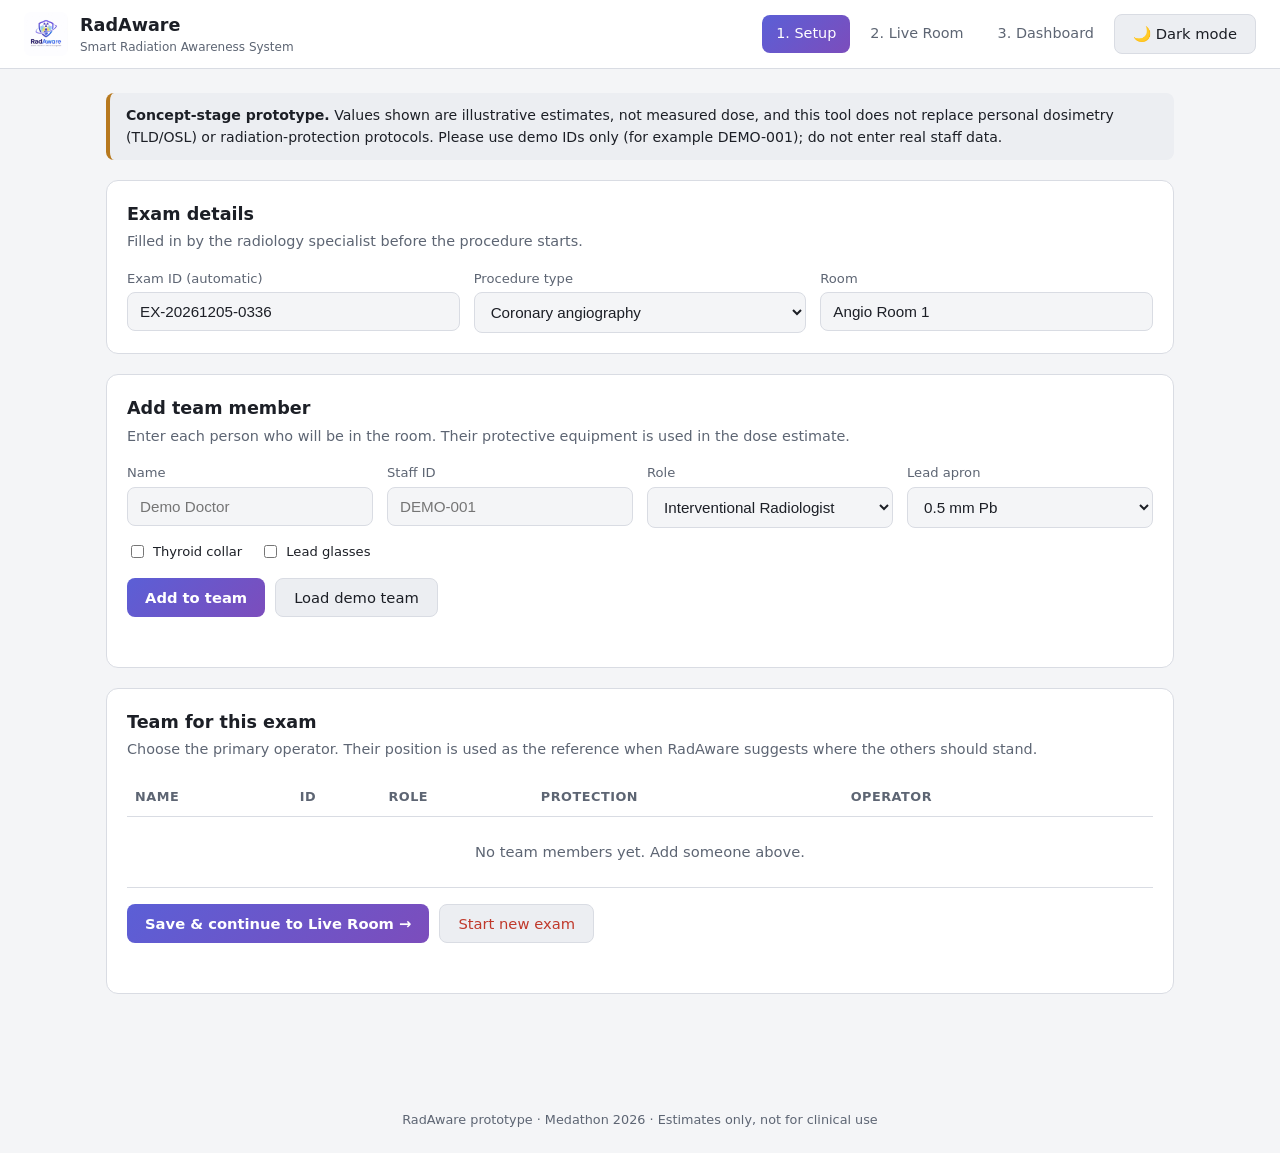
<file: index.html>
<!DOCTYPE html>
<html lang="en">
<head>
  <meta charset="UTF-8">
  <meta name="viewport" content="width=device-width, initial-scale=1">
  <title>RadAware | Pre-Exam Setup</title>
  <link rel="stylesheet" href="style.css">
</head>
<body>

<header class="topbar">
  <div class="brand">
    <img src="logo.png.jpg" alt="RadAware logo">
    <div>
      <h1>RadAware</h1>
      <small>Smart Radiation Awareness System</small>
    </div>
  </div>
  <nav class="nav">
    <a href="index.html" class="active">1. Setup</a>
    <a href="camera.html">2. Live Room</a>
    <a href="dashboard.html">3. Dashboard</a>
    <button id="themeBtn" type="button">🌙 Dark mode</button>
  </nav>
</header>

<main>
  <div class="notice">
    <strong>Concept-stage prototype.</strong> Values shown are illustrative estimates, not measured dose,
    and this tool does not replace personal dosimetry (TLD/OSL) or radiation-protection protocols.
    Please use demo IDs only (for example DEMO-001); do not enter real staff data.
  </div>

  <!-- Exam details -->
  <section class="card">
    <h2>Exam details</h2>
    <p class="sub">Filled in by the radiology specialist before the procedure starts.</p>
    <div class="grid">
      <div>
        <label for="examId">Exam ID (automatic)</label>
        <input type="text" id="examId" readonly>
      </div>
      <div>
        <label for="procedure">Procedure type</label>
        <select id="procedure">
          <option>Coronary angiography</option>
          <option>PCI (coronary intervention)</option>
          <option>Peripheral intervention</option>
          <option>Neuro-intervention</option>
          <option>Embolization</option>
          <option>Pacemaker / EP study</option>
          <option>Other</option>
        </select>
      </div>
      <div>
        <label for="room">Room</label>
        <input type="text" id="room" placeholder="Angio Room 1">
      </div>
    </div>
  </section>

  <!-- Add staff -->
  <section class="card">
    <h2>Add team member</h2>
    <p class="sub">Enter each person who will be in the room. Their protective equipment is used in the dose estimate.</p>
    <div class="grid">
      <div>
        <label for="staffName">Name</label>
        <input type="text" id="staffName" placeholder="Demo Doctor">
      </div>
      <div>
        <label for="staffId">Staff ID</label>
        <input type="text" id="staffId" placeholder="DEMO-001">
      </div>
      <div>
        <label for="staffRole">Role</label>
        <select id="staffRole">
          <option>Interventional Radiologist</option>
          <option>Cardiologist</option>
          <option>Radiographer / Technologist</option>
          <option>Nurse</option>
          <option>Anesthesia staff</option>
          <option>Other</option>
        </select>
      </div>
      <div>
        <label for="staffApron">Lead apron</label>
        <select id="staffApron">
          <option value="0.5">0.5 mm Pb</option>
          <option value="0.35">0.35 mm Pb</option>
          <option value="0.25">0.25 mm Pb</option>
          <option value="0">No apron</option>
        </select>
      </div>
    </div>
    <div class="checks">
      <label><input type="checkbox" id="staffCollar"> Thyroid collar</label>
      <label><input type="checkbox" id="staffGlasses"> Lead glasses</label>
    </div>
    <div class="actions">
      <button type="button" class="primary" id="addBtn">Add to team</button>
      <button type="button" id="demoBtn">Load demo team</button>
    </div>
    <p class="msg" id="addMsg" role="alert"></p>
  </section>

  <!-- Team list -->
  <section class="card">
    <h2>Team for this exam</h2>
    <p class="sub">Choose the primary operator. Their position is used as the reference when RadAware suggests where the others should stand.</p>
    <div class="table-wrap">
      <table>
        <thead>
          <tr>
            <th>Name</th>
            <th>ID</th>
            <th>Role</th>
            <th>Protection</th>
            <th>Operator</th>
            <th></th>
          </tr>
        </thead>
        <tbody id="teamBody"></tbody>
      </table>
    </div>
    <div class="actions">
      <button type="button" class="primary" id="continueBtn">Save &amp; continue to Live Room →</button>
      <button type="button" class="danger" id="newBtn">Start new exam</button>
    </div>
    <p class="msg" id="mainMsg" role="alert"></p>
  </section>
</main>

<footer>RadAware prototype · Medathon 2026 · Estimates only, not for clinical use</footer>

<script src="app.js"></script>
<script>
  /* ----- Session (saved in this browser) ----- */
  function newSession() {
    const d = new Date();
    const p = function (n) { return String(n).padStart(2, "0"); };
    return {
      examId: "EX-" + d.getFullYear() + p(d.getMonth() + 1) + p(d.getDate()) + "-" + p(d.getHours()) + p(d.getMinutes()),
      procedure: "Coronary angiography",
      room: "Angio Room 1",
      staff: [],
      operatorId: null,
      createdAt: d.toISOString()
    };
  }

  let state = RA.load(RA.KEY_SESSION, null) || newSession();

  function persist() { RA.save(RA.KEY_SESSION, state); }

  /* ----- Page elements ----- */
  const el = {
    examId: document.getElementById("examId"),
    procedure: document.getElementById("procedure"),
    room: document.getElementById("room"),
    name: document.getElementById("staffName"),
    id: document.getElementById("staffId"),
    role: document.getElementById("staffRole"),
    apron: document.getElementById("staffApron"),
    collar: document.getElementById("staffCollar"),
    glasses: document.getElementById("staffGlasses"),
    addMsg: document.getElementById("addMsg"),
    mainMsg: document.getElementById("mainMsg"),
    body: document.getElementById("teamBody")
  };

  function showMsg(target, text, type) {
    target.textContent = text;
    target.className = "msg " + (type || "");
  }

  /* ----- Draw the page from the saved data ----- */
  function render() {
    el.examId.value = state.examId;
    el.procedure.value = state.procedure;
    el.room.value = state.room;

    if (state.staff.length === 0) {
      el.body.innerHTML = '<tr><td colspan="6" class="empty">No team members yet. Add someone above.</td></tr>';
      return;
    }

    el.body.innerHTML = state.staff.map(function (s) {
      const apron = s.apron > 0 ? s.apron + " mm Pb apron" : "No apron";
      const extras =
        (s.collar ? '<span class="tag">Thyroid collar</span>' : "") +
        (s.glasses ? '<span class="tag">Lead glasses</span>' : "");
      const checked = state.operatorId === s.id ? "checked" : "";
      return "<tr>" +
        "<td>" + RA.escapeHtml(s.name) + "</td>" +
        "<td>" + RA.escapeHtml(s.id) + "</td>" +
        "<td>" + RA.escapeHtml(s.role) + "</td>" +
        '<td><span class="tag">' + apron + "</span>" + extras + "</td>" +
        '<td><input type="radio" name="operator" data-op="' + RA.escapeHtml(s.id) + '" ' + checked + "></td>" +
        '<td><button type="button" class="danger" data-remove="' + RA.escapeHtml(s.id) + '">Remove</button></td>' +
        "</tr>";
    }).join("");
  }

  /* ----- Actions ----- */
  function addStaff() {
    const name = el.name.value.trim();
    const id = el.id.value.trim();

    if (!name || !id) {
      showMsg(el.addMsg, "Please enter both a name and a staff ID.", "error");
      return;
    }
    const duplicate = state.staff.some(function (s) { return s.id.toLowerCase() === id.toLowerCase(); });
    if (duplicate) {
      showMsg(el.addMsg, "This staff ID is already in the team.", "error");
      return;
    }

    state.staff.push({
      name: name,
      id: id,
      role: el.role.value,
      apron: parseFloat(el.apron.value),
      collar: el.collar.checked,
      glasses: el.glasses.checked
    });
    if (!state.operatorId) state.operatorId = id;

    persist();
    render();
    el.name.value = "";
    el.id.value = "";
    el.collar.checked = false;
    el.glasses.checked = false;
    showMsg(el.addMsg, name + " added.", "ok");
    el.name.focus();
  }

  function loadDemo() {
    state.staff = [
      { name: "Demo Doctor",       id: "DEMO-001", role: "Interventional Radiologist",  apron: 0.5,  collar: true,  glasses: true  },
      { name: "Demo Assistant",    id: "DEMO-002", role: "Cardiologist",                apron: 0.5,  collar: true,  glasses: false },
      { name: "Demo Nurse",        id: "DEMO-003", role: "Nurse",                       apron: 0.35, collar: false, glasses: false },
      { name: "Demo Technologist", id: "DEMO-004", role: "Radiographer / Technologist", apron: 0.35, collar: true,  glasses: false }
    ];
    state.operatorId = "DEMO-001";
    persist();
    render();
    showMsg(el.addMsg, "Demo team loaded.", "ok");
  }

  function continueToRoom() {
    if (state.staff.length === 0) {
      showMsg(el.mainMsg, "Add at least one team member first.", "error");
      return;
    }
    if (!state.operatorId) {
      showMsg(el.mainMsg, "Please choose the primary operator.", "error");
      return;
    }
    state.status = "ready";
    persist();
    showMsg(el.mainMsg, "Saved. Opening the Live Room...", "ok");
    window.location.href = "camera.html";
  }

  function startNew() {
    if (confirm("Clear the current team and start a new exam?")) {
      state = newSession();
      persist();
      render();
      showMsg(el.mainMsg, "New exam started.", "ok");
    }
  }

  /* ----- Connect buttons ----- */
  document.getElementById("addBtn").addEventListener("click", addStaff);
  document.getElementById("demoBtn").addEventListener("click", loadDemo);
  document.getElementById("continueBtn").addEventListener("click", continueToRoom);
  document.getElementById("newBtn").addEventListener("click", startNew);

  el.procedure.addEventListener("change", function () { state.procedure = el.procedure.value; persist(); });
  el.room.addEventListener("input", function () { state.room = el.room.value; persist(); });

  el.id.addEventListener("keydown", function (e) { if (e.key === "Enter") addStaff(); });

  el.body.addEventListener("click", function (e) {
    const removeId = e.target.getAttribute("data-remove");
    if (removeId) {
      state.staff = state.staff.filter(function (s) { return s.id !== removeId; });
      if (state.operatorId === removeId) {
        state.operatorId = state.staff.length ? state.staff[0].id : null;
      }
      persist();
      render();
    }
  });

  el.body.addEventListener("change", function (e) {
    const opId = e.target.getAttribute("data-op");
    if (opId) {
      state.operatorId = opId;
      persist();
    }
  });

  render();
</script>
</body>
</html>
</file>
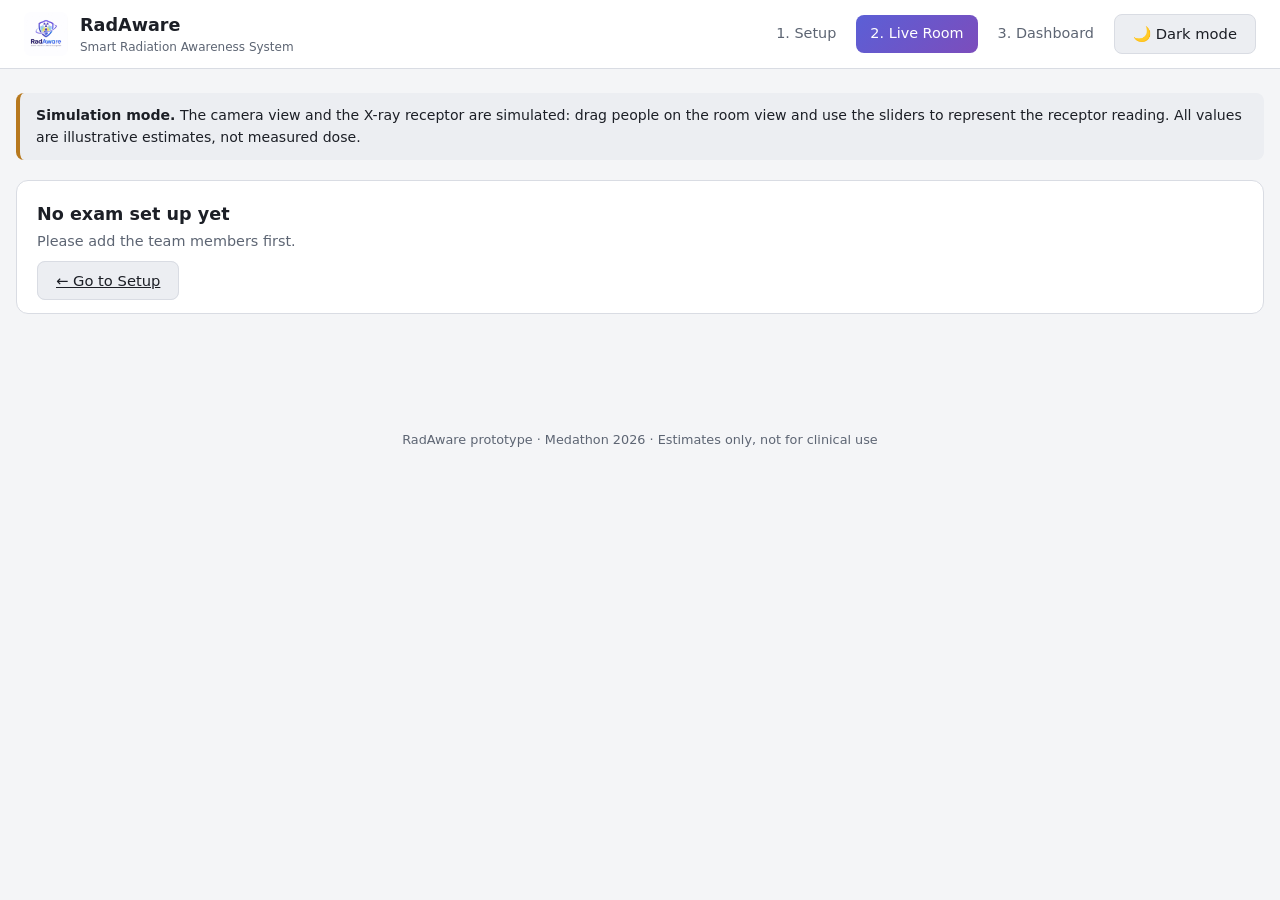
<file: camera.html>
<!DOCTYPE html>
<html lang="en">
<head>
  <meta charset="UTF-8">
  <meta name="viewport" content="width=device-width, initial-scale=1">
  <title>RadAware | Live Room</title>
  <link rel="stylesheet" href="style.css">
  <style>
    [hidden] { display: none !important; }
    main.wide { max-width: 1500px; }

    .live { display: grid; grid-template-columns: minmax(0, 1fr) 350px; gap: 16px; align-items: start; }
    @media (max-width: 1100px) { .live { grid-template-columns: 1fr; } }

    .stage { position: relative; border-radius: 14px; overflow: hidden; border: 1px solid var(--border); background: var(--surface); }
    .stage canvas { display: block; width: 100%; height: auto; touch-action: none; cursor: grab; }
    .toolbar { display: flex; gap: 10px; flex-wrap: wrap; align-items: center; padding: 10px 14px; border-bottom: 1px solid var(--border); }
    .toolbar .spacer { flex: 1; }
    .chip { font-size: 0.8rem; color: var(--muted); }
    .badge { padding: 4px 12px; border-radius: 999px; font-size: 0.78rem; font-weight: 700; background: var(--surface-2); color: var(--muted); }
    .badge.on { background: var(--danger); color: #fff; }

    .overlay { position: absolute; left: 12px; bottom: 12px; width: min(320px, 42%); background: var(--surface); border: 1px solid var(--border); border-radius: 12px; padding: 12px 14px; opacity: 0.96; }
    @media (max-width: 1100px) { .overlay { position: static; width: auto; margin: 12px; } }
    .overlay h3 { margin: 0 0 8px; font-size: 0.85rem; color: var(--muted); font-weight: 600; text-transform: uppercase; letter-spacing: 0.04em; }

    .range-row { margin-bottom: 8px; }
    .range-row .head { display: flex; justify-content: space-between; font-size: 0.82rem; margin-bottom: 2px; }
    .range-row .head span:last-child { font-weight: 600; }
    input[type="range"] { width: 100%; accent-color: var(--accent); }
    .overlay select { padding: 6px 8px; font-size: 0.85rem; }

    .side .card { margin-bottom: 16px; padding: 16px; }
    .seg { display: flex; background: var(--surface-2); border-radius: 10px; padding: 4px; gap: 4px; }
    .seg button { flex: 1; border: none; background: transparent; padding: 8px 10px; border-radius: 8px; font-size: 0.88rem; }
    .seg button.active { background: linear-gradient(135deg, var(--accent), var(--accent-2)); color: #fff; font-weight: 600; }
    .seg button:disabled { opacity: 0.5; cursor: not-allowed; }

    .legendwrap { display: flex; gap: 12px; align-items: stretch; }
    .legendbar { width: 26px; height: 200px; border-radius: 6px; background: linear-gradient(to top, hsl(240,80%,50%), hsl(180,80%,45%), hsl(120,80%,45%), hsl(60,85%,48%), hsl(0,80%,48%)); }
    .legendlabels { position: relative; height: 200px; flex: 1; font-size: 0.8rem; color: var(--muted); }
    .legendlabels span { position: absolute; left: 0; transform: translateY(50%); }

    .dot { display: inline-block; width: 14px; height: 14px; border-radius: 50%; vertical-align: middle; margin-right: 6px; background: #3fb27f; border: 2px solid #fff; }
    td select { max-width: 150px; font-size: 0.85rem; padding: 6px 8px; }
    .small { font-size: 0.8rem; color: var(--muted); }

    #angio { width: 100%; height: auto; border-radius: 10px; display: block; }

    .alertbox { border-left: 4px solid var(--warn); background: var(--surface-2); padding: 12px 16px; border-radius: 8px; margin-bottom: 16px; font-size: 0.92rem; }
    .alertbox.critical { border-left-color: var(--danger); }
  </style>
</head>
<body>

<header class="topbar">
  <div class="brand">
    <img src="logo.png.jpg" alt="RadAware logo">
    <div>
      <h1>RadAware</h1>
      <small>Smart Radiation Awareness System</small>
    </div>
  </div>
  <nav class="nav">
    <a href="index.html">1. Setup</a>
    <a href="camera.html" class="active">2. Live Room</a>
    <a href="dashboard.html">3. Dashboard</a>
    <button id="themeBtn" type="button">🌙 Dark mode</button>
  </nav>
</header>

<main class="wide">
  <div class="notice">
    <strong>Simulation mode.</strong> The camera view and the X-ray receptor are simulated: drag people on the room view and use the
    sliders to represent the receptor reading. All values are illustrative estimates, not measured dose.
  </div>

  <section class="card" id="noSession" hidden>
    <h2>No exam set up yet</h2>
    <p class="sub">Please add the team members first.</p>
    <a class="btn" href="index.html">← Go to Setup</a>
  </section>

  <div class="alertbox" id="alertBox" hidden></div>

  <div class="live" id="app">
    <!-- LEFT: room stage -->
    <div class="stage">
      <div class="toolbar">
        <button type="button" class="primary" id="beamBtn">Start X-ray</button>
        <button type="button" id="suggestBtn">Suggest positions</button>
        <button type="button" id="resetBtn">Reset positions</button>
        <span class="spacer"></span>
        <span class="chip" id="examChip"></span>
        <span class="chip">Beam-on: <strong id="beamTime">00:00</strong></span>
        <span class="badge" id="beamBadge">X-RAY OFF</span>
      </div>
      <canvas id="room" width="1000" height="640"></canvas>

      <div class="overlay">
        <h3>Exposure inputs (simulated)</h3>
        <div class="range-row">
          <div class="head"><span>Dose-rate reading</span><span id="rateVal">20 mGy/min</span></div>
          <input type="range" id="rate" min="0" max="60" step="1" value="20">
        </div>
        <div class="range-row">
          <div class="head"><span>Tube potential</span><span id="kvpVal">80 kVp</span></div>
          <input type="range" id="kvp" min="60" max="125" step="1" value="80">
        </div>
        <div class="range-row">
          <div class="head"><span>Field size</span><span id="fieldVal">25 cm</span></div>
          <input type="range" id="field" min="10" max="40" step="1" value="25">
        </div>
        <div class="range-row">
          <div class="head"><span>C-arm angle</span><span id="angleVal">AP (0°)</span></div>
          <input type="range" id="angle" min="-90" max="90" step="5" value="0">
        </div>
        <div class="head" style="display:flex;justify-content:space-between;align-items:center;font-size:0.82rem;">
          <span>Demo speed</span>
          <select id="speed">
            <option value="1">x1 (real time)</option>
            <option value="10">x10</option>
            <option value="60" selected>x60</option>
            <option value="300">x300</option>
          </select>
        </div>
      </div>
    </div>

    <!-- RIGHT: side panel -->
    <aside class="side">
      <section class="card">
        <div class="seg">
          <button type="button" disabled title="Requires a connection to the imaging unit (future work)">Real-time</button>
          <button type="button" class="active">Simulation ●</button>
        </div>
      </section>

      <section class="card">
        <h2>Scatter map <span class="small">µSv/h (unshielded)</span></h2>
        <div class="legendwrap">
          <div class="legendbar"></div>
          <div class="legendlabels" id="legendLabels"></div>
        </div>
      </section>

      <section class="card">
        <h2>Team in the room</h2>
        <p class="sub">Link each person on the camera view to a staff ID. Dose includes the apron, collar and glasses from Setup.</p>
        <div class="table-wrap">
          <table>
            <thead>
              <tr>
                <th>#</th>
                <th>Staff ID</th>
                <th>Now<br><span class="small">µSv/h</span></th>
                <th>Exam<br><span class="small">µSv body/lens</span></th>
                <th>Annual</th>
              </tr>
            </thead>
            <tbody id="peopleBody"></tbody>
          </table>
        </div>
        <p class="msg" id="suggestMsg"></p>
        <div class="actions">
          <button type="button" class="primary" id="finishBtn">Finish &amp; save exam →</button>
        </div>
        <p class="msg" id="finishMsg" role="alert"></p>
      </section>

      <section class="card">
        <h2>Fluoroscopy preview <span class="small">(simulated image)</span></h2>
        <canvas id="angio" width="320" height="220"></canvas>
      </section>
    </aside>
  </div>
</main>

<footer>RadAware prototype · Medathon 2026 · Estimates only, not for clinical use</footer>

<script src="app.js"></script>
<script src="config.js"></script>
<script>
(function main() {
  const CFG = RA_CONFIG;
  const session = RA.load(RA.KEY_SESSION, null);
  const noSession = document.getElementById("noSession");
  const appEl = document.getElementById("app");

  if (!session || !session.staff || session.staff.length === 0) {
    noSession.hidden = false;
    appEl.hidden = true;
    return;
  }

  document.getElementById("examChip").textContent = (session.room || "Angio Room") + " · " + session.examId;

  /* ---------- Room geometry (metres) and isometric projection ---------- */
  const ROOM = { w: 6, h: 5 };
  const ISO = { x: 3, y: 2.5 };
  const TABLE = { x0: 2.65, y0: 1.5, x1: 3.35, y1: 3.5 };
  const WALL_H = 2.7;
  const A = 70, B = 35, Z = 55, OX = 465, OY = 190;   // projection constants (pixels)

  function P(x, y, z) {
    return { x: OX + (x - y) * A, y: OY + (x + y) * B - (z || 0) * Z };
  }
  function floorFromScreen(sx, sy) {
    const u = (sx - OX) / A, v = (sy - OY) / B;
    return { x: (u + v) / 2, y: (v - u) / 2 };
  }
  function inTable(x, y, margin) {
    const m = margin || 0;
    return x >= TABLE.x0 - m && x <= TABLE.x1 + m && y >= TABLE.y0 - m && y <= TABLE.y1 + m;
  }

  /* ---------- Inputs ---------- */
  const inputs = { rate: 20, kvp: 80, field: 25, angle: 0 };
  let speed = 60;
  let beamOn = false;
  let beamSeconds = 0;

  /* ---------- People ---------- */
  const staffList = session.staff.slice().sort(function (a, b) {
    return (a.id === session.operatorId ? -1 : 0) - (b.id === session.operatorId ? -1 : 0);
  });

  const DEFAULT_POS = [
    { x: 2.1, y: 2.4 }, { x: 3.9, y: 2.0 }, { x: 2.4, y: 3.9 },
    { x: 4.7, y: 1.3 }, { x: 1.2, y: 3.2 }, { x: 4.6, y: 3.6 }
  ];
  function defaultPosition(i) {
    const base = DEFAULT_POS[i % DEFAULT_POS.length];
    const shift = Math.floor(i / DEFAULT_POS.length) * 0.4;
    return { x: base.x, y: Math.min(base.y + shift, ROOM.h - 0.4) };
  }

  const people = staffList.map(function (s, i) {
    const pos = defaultPosition(i);
    return { x: pos.x, y: pos.y, staffId: s.id, eff: 0, lens: 0 };
  });

  function staffById(id) {
    return session.staff.find(function (s) { return s.id === id; });
  }

  /* ---------- Simplified scatter model (illustrative) ---------- */
  function ambientRate(x, y) {
    const dx = x - ISO.x;
    const dy = y - ISO.y;
    const r = Math.max(Math.hypot(dx, dy), CFG.model.minDistance);
    const fieldFactor = Math.pow(inputs.field / CFG.model.referenceFieldCm, CFG.model.fieldExponent);
    const baseAt1m = inputs.rate * 60 * 1000 * CFG.model.scatterFractionAt1m * fieldFactor; // microSv/h at 1 m
    const side = Math.sin(inputs.angle * Math.PI / 180) * (dx / r);
    const lobe = Math.max(0.4, 1 + CFG.model.angularBias * side);
    return (baseAt1m * lobe) / (r * r);
  }

  function apronTransmission(thickness) {
    if (!thickness) return 1;
    const t0 = CFG.model.apronTransmission[String(thickness)];
    const base = (t0 === undefined) ? 1 : t0;
    return Math.min(1, base * (1 + (inputs.kvp - CFG.model.kvpReference) * CFG.model.kvpSlope));
  }

  function personRates(p) {
    const s = staffById(p.staffId);
    const amb = ambientRate(p.x, p.y);
    return {
      amb: amb,
      eff: amb * apronTransmission(s.apron),
      lens: amb * (s.glasses ? CFG.model.glassesFactor : 1)
    };
  }

  /* ---------- Totals from earlier exams (this calendar year) ---------- */
  const priorCache = {};
  function prior(id) {
    if (!priorCache[id]) {
      const year = new Date().getFullYear();
      const exams = RA.load(RA.KEY_EXAMS, []).filter(function (e) {
        return e.examId !== session.examId && new Date(e.date).getFullYear() === year;
      });
      let eff = 0, lens = 0;
      exams.forEach(function (e) {
        (e.staff || []).forEach(function (s) {
          if (s.id === id) { eff += s.effective_uSv || 0; lens += s.lens_uSv || 0; }
        });
      });
      priorCache[id] = { eff: eff, lens: lens };
    }
    return priorCache[id];
  }

  function annualPercent(p) {
    const pr = prior(p.staffId);
    const effPct = ((pr.eff + p.eff) / 1000) / CFG.limits.effective_mSv_year * 100;
    const lensPct = ((pr.lens + p.lens) / 1000) / CFG.limits.lens_mSv_year * 100;
    return Math.max(effPct, lensPct);
  }

  /* ---------- Colour helpers ---------- */
  const PERSON_YELLOW = CFG.display.personYellowUSvh || 10;
  const PERSON_RED = CFG.display.personRedUSvh || 50;
  const COL_OK = "#3fb27f", COL_WARN = "#e6b04c", COL_BAD = "#e5534b";

  function heatT(v) {
    const lo = Math.log10(CFG.display.minUSvh);
    const hi = Math.log10(CFG.display.maxUSvh);
    return Math.min(1, Math.max(0, (Math.log10(Math.max(v, 0.001)) - lo) / (hi - lo)));
  }
  function heatColor(v, alpha) {
    const t = heatT(v);
    const a = alpha * (0.25 + 0.75 * Math.min(1, t * 2.5));
    return "hsla(" + Math.round(240 * (1 - t)) + ",85%,50%," + a.toFixed(3) + ")";
  }
  function badgeColor(rate) {
    if (rate >= PERSON_RED) return COL_BAD;
    if (rate >= PERSON_YELLOW) return COL_WARN;
    return COL_OK;
  }

  /* ---------- Canvas drawing ---------- */
  const canvas = document.getElementById("room");
  const ctx = canvas.getContext("2d");

  function poly(points, fill, stroke) {
    ctx.beginPath();
    points.forEach(function (p, i) { if (i === 0) ctx.moveTo(p.x, p.y); else ctx.lineTo(p.x, p.y); });
    ctx.closePath();
    if (fill) { ctx.fillStyle = fill; ctx.fill(); }
    if (stroke) { ctx.strokeStyle = stroke; ctx.lineWidth = 1; ctx.stroke(); }
  }

  function box(x0, y0, x1, y1, h, top, left, right) {
    poly([P(x1, y0, 0), P(x1, y1, 0), P(x1, y1, h), P(x1, y0, h)], right);
    poly([P(x0, y1, 0), P(x1, y1, 0), P(x1, y1, h), P(x0, y1, h)], left);
    poly([P(x0, y0, h), P(x1, y0, h), P(x1, y1, h), P(x0, y1, h)], top);
  }

  function roundRect(x, y, w, h, r) {
    ctx.beginPath();
    ctx.moveTo(x + r, y);
    ctx.lineTo(x + w - r, y);
    ctx.quadraticCurveTo(x + w, y, x + w, y + r);
    ctx.lineTo(x + w, y + h - r);
    ctx.quadraticCurveTo(x + w, y + h, x + w - r, y + h);
    ctx.lineTo(x + r, y + h);
    ctx.quadraticCurveTo(x, y + h, x, y + h - r);
    ctx.lineTo(x, y + r);
    ctx.quadraticCurveTo(x, y, x + r, y);
    ctx.closePath();
  }

  function drawPerson(p, i, pal) {
    const s = staffById(p.staffId);
    const r = personRates(p);
    const pct = annualPercent(p);
    const b = P(p.x, p.y, 0);

    /* shadow */
    ctx.fillStyle = "rgba(0,0,0,0.25)";
    ctx.beginPath();
    ctx.ellipse(b.x, b.y, 20, 8, 0, 0, Math.PI * 2);
    ctx.fill();

    /* legs */
    ctx.fillStyle = "#2f3b52";
    ctx.fillRect(b.x - 10, b.y - 44, 8, 44);
    ctx.fillRect(b.x + 2, b.y - 44, 8, 44);

    /* scrubs torso */
    ctx.fillStyle = "#3f7fd0";
    roundRect(b.x - 15, b.y - 82, 30, 42, 7);
    ctx.fill();

    /* lead apron */
    if (s.apron > 0) {
      ctx.fillStyle = "#8793ad";
      roundRect(b.x - 12, b.y - 76, 24, 34, 5);
      ctx.fill();
      ctx.fillStyle = "rgba(255,255,255,0.35)";
      ctx.fillRect(b.x - 12, b.y - 76, 24, 3);
    }

    /* head, cap, accessories */
    ctx.fillStyle = "#e0b08a";
    ctx.beginPath();
    ctx.arc(b.x, b.y - 92, 10, 0, Math.PI * 2);
    ctx.fill();
    ctx.fillStyle = "#3f7fd0";
    ctx.beginPath();
    ctx.arc(b.x, b.y - 94, 10.5, Math.PI, 0);
    ctx.fill();
    if (s.collar) {
      ctx.fillStyle = "#8793ad";
      ctx.fillRect(b.x - 6, b.y - 84, 12, 4);
    }
    if (s.glasses) {
      ctx.fillStyle = "#1a1d24";
      ctx.fillRect(b.x - 7, b.y - 94, 14, 3);
    }

    /* status badge at the feet */
    const bc = badgeColor(r.eff);
    ctx.beginPath();
    ctx.arc(b.x, b.y + 6, 13, 0, Math.PI * 2);
    ctx.fillStyle = bc;
    ctx.fill();
    ctx.lineWidth = (pct >= CFG.alerts.warnPercent) ? 4 : 2.5;
    ctx.strokeStyle = (pct >= CFG.alerts.warnPercent) ? COL_BAD : "#ffffff";
    ctx.stroke();
    ctx.fillStyle = "#ffffff";
    ctx.beginPath();
    ctx.arc(b.x, b.y + 2, 3.2, 0, Math.PI * 2);
    ctx.fill();
    ctx.beginPath();
    ctx.arc(b.x, b.y + 12, 6, Math.PI, 0);
    ctx.fill();

    /* name chip */
    const label = (p.staffId === session.operatorId ? "★ " : "") + (i + 1) + " · " + p.staffId;
    ctx.font = "bold 11px sans-serif";
    const w = ctx.measureText(label).width + 14;
    ctx.fillStyle = pal.chip;
    roundRect(b.x - w / 2, b.y - 120, w, 18, 9);
    ctx.fill();
    ctx.fillStyle = "#ffffff";
    ctx.textAlign = "center";
    ctx.fillText(label, b.x, b.y - 107);
  }

  function drawCArm(pal) {
    const c = P(ISO.x, ISO.y, 1.25);
    const base = P(1.3, ISO.y, 0);

    /* base cart and arm */
    ctx.fillStyle = "rgba(0,0,0,0.2)";
    ctx.beginPath();
    ctx.ellipse(base.x, base.y, 42, 16, 0, 0, Math.PI * 2);
    ctx.fill();
    ctx.fillStyle = pal.armDark;
    roundRect(base.x - 26, base.y - 34, 52, 30, 8);
    ctx.fill();
    ctx.strokeStyle = pal.arm;
    ctx.lineWidth = 14;
    ctx.lineCap = "round";
    ctx.beginPath();
    ctx.moveTo(base.x, base.y - 30);
    ctx.lineTo(c.x - 78, c.y);
    ctx.stroke();

    /* rotating C */
    ctx.save();
    ctx.translate(c.x, c.y);
    ctx.rotate(inputs.angle * 0.6 * Math.PI / 180);
    ctx.strokeStyle = pal.arm;
    ctx.lineWidth = 16;
    ctx.lineCap = "round";
    ctx.beginPath();
    ctx.arc(0, 0, 78, Math.PI * 0.62, Math.PI * 1.38);
    ctx.stroke();
    ctx.fillStyle = pal.armDark;
    roundRect(-52, -88, 50, 20, 6);   // detector (top)
    ctx.fill();
    roundRect(-50, 68, 44, 18, 6);    // tube (bottom)
    ctx.fill();
    ctx.restore();
  }

  function drawTable(pal) {
    box(TABLE.x0, TABLE.y0, TABLE.x1, TABLE.y1, 0.9, pal.tableTop, pal.tableL, pal.tableR);
    /* patient */
    poly([P(2.75, 1.85, 0.93), P(3.25, 1.85, 0.93), P(3.25, 3.4, 0.93), P(2.75, 3.4, 0.93)], "#5b8bd9");
    const h = P(3.0, 1.68, 0.98);
    ctx.fillStyle = "#e0b08a";
    ctx.beginPath();
    ctx.arc(h.x, h.y, 10, 0, Math.PI * 2);
    ctx.fill();
  }

  function drawDesk(pal) {
    box(4.7, 0.1, 5.7, 0.7, 0.85, pal.deskTop, pal.deskL, pal.deskR);
    for (let k = 0; k < 3; k++) {
      const x0 = 4.78 + k * 0.3;
      poly([P(x0, 0.7, 1.0), P(x0 + 0.26, 0.7, 1.0), P(x0 + 0.26, 0.7, 1.5), P(x0, 0.7, 1.5)], "#14171e");
      poly([P(x0 + 0.02, 0.7, 1.03), P(x0 + 0.24, 0.7, 1.03), P(x0 + 0.24, 0.7, 1.47), P(x0 + 0.02, 0.7, 1.47)], "#2f6f9f");
    }
  }

  function draw() {
    const W = canvas.width, H = canvas.height;
    const dark = document.documentElement.getAttribute("data-theme") === "dark";
    const pal = dark ? {
      bg: "#12151b", floor: "#2b3140", wallL: "#3a4256", wallR: "#323a4c", slab: "#1b1f2a",
      window: "#4d6a86", door: "#2a3040", tableTop: "#aab2c2", tableL: "#8a93a6", tableR: "#727b8f",
      deskTop: "#59627a", deskL: "#464e63", deskR: "#3a4255", cabTop: "#7a849b", cabL: "#5d667c", cabR: "#4b5368",
      arm: "#cdd3de", armDark: "#9aa3b5", chip: "rgba(15,17,21,0.85)"
    } : {
      bg: "#eef0f4", floor: "#d6dbe4", wallL: "#f6f7fa", wallR: "#e7eaf0", slab: "#b8bfcc",
      window: "#a9c4dd", door: "#c9ceda", tableTop: "#c4cad6", tableL: "#a3abbb", tableR: "#8c95a7",
      deskTop: "#9aa3b6", deskL: "#838ca1", deskR: "#6f788d", cabTop: "#b5bccb", cabL: "#9aa2b4", cabR: "#848da0",
      arm: "#f4f6fa", armDark: "#b6bdcb", chip: "rgba(28,31,38,0.85)"
    };

    ctx.clearRect(0, 0, W, H);
    ctx.fillStyle = pal.bg;
    ctx.fillRect(0, 0, W, H);

    /* walls */
    poly([P(0, 0, 0), P(6, 0, 0), P(6, 0, WALL_H), P(0, 0, WALL_H)], pal.wallR);
    poly([P(0, 0, 0), P(0, 5, 0), P(0, 5, WALL_H), P(0, 0, WALL_H)], pal.wallL);
    poly([P(1.4, 0, 1.1), P(4.4, 0, 1.1), P(4.4, 0, 2.3), P(1.4, 0, 2.3)], pal.window);   // control-room window
    poly([P(0, 3.2, 0), P(0, 4.2, 0), P(0, 4.2, 2.1), P(0, 3.2, 2.1)], pal.door);         // door

    /* floor slab and floor */
    poly([P(0, 5, 0), P(6, 5, 0), P(6, 5, -0.15), P(0, 5, -0.15)], pal.slab);
    poly([P(6, 0, 0), P(6, 5, 0), P(6, 5, -0.15), P(6, 0, -0.15)], pal.slab);
    poly([P(0, 0, 0), P(6, 0, 0), P(6, 5, 0), P(0, 5, 0)], pal.floor);

    /* heat map on the floor */
    const alpha = beamOn ? 0.8 : 0.3;
    const step = 0.1;
    for (let x = 0; x < ROOM.w; x += step) {
      for (let y = 0; y < ROOM.h; y += step) {
        const v = ambientRate(x + step / 2, y + step / 2);
        const t = heatT(v);
        if (t <= 0 && !beamOn) continue;
        ctx.fillStyle = heatColor(v, alpha);
        const e = 0.006;
        poly([P(x - e, y - e, 0), P(x + step + e, y - e, 0), P(x + step + e, y + step + e, 0), P(x - e, y + step + e, 0)], ctx.fillStyle);
      }
    }

    /* objects, sorted back to front */
    const items = [];
    items.push({ d: 1.7, fn: function () { box(0.05, 0.8, 0.65, 1.8, 1.7, pal.cabTop, pal.cabL, pal.cabR); } });
    items.push({ d: 3.0, fn: function () { box(0.05, 2.2, 0.7, 3.1, 0.95, pal.cabTop, pal.cabL, pal.cabR); } });
    items.push({ d: 5.6, fn: function () { drawDesk(pal); } });
    items.push({ d: 5.3, fn: function () { drawCArm(pal); } });
    items.push({ d: 5.5, fn: function () { drawTable(pal); } });
    people.forEach(function (p, i) {
      items.push({ d: p.x + p.y, fn: function () { drawPerson(p, i, pal); } });
    });
    items.sort(function (a, b) { return a.d - b.d; });
    items.forEach(function (it) { it.fn(); });

    /* ceiling camera and its field of view */
    const cam = P(0.4, 0.4, 2.6);
    ctx.fillStyle = "rgba(255,255,255,0.10)";
    poly([cam, P(1.2, 3.8, 0), P(4.8, 1.2, 0)], "rgba(255,255,255,0.10)");
    ctx.beginPath();
    ctx.arc(cam.x, cam.y, 10, 0, Math.PI * 2);
    ctx.fillStyle = "#ffffff";
    ctx.fill();
    ctx.strokeStyle = "#7b82f0";
    ctx.lineWidth = 3;
    ctx.stroke();
    ctx.beginPath();
    ctx.arc(cam.x + 2, cam.y + 2, 3.5, 0, Math.PI * 2);
    ctx.fillStyle = "#1a1d24";
    ctx.fill();
  }

  /* ---------- Simulated fluoroscopy preview ---------- */
  const angio = document.getElementById("angio");
  const actx = angio.getContext("2d");
  const VESSELS = [
    [40, 50, 100, 55, 150, 80, 9], [150, 80, 190, 100, 235, 150, 7], [150, 80, 170, 40, 230, 30, 6],
    [100, 55, 90, 100, 120, 150, 5], [120, 150, 135, 175, 175, 195, 4], [190, 100, 240, 90, 285, 105, 4],
    [235, 150, 255, 175, 290, 180, 4], [100, 55, 70, 20, 40, 15, 4]
  ];
  function drawAngio() {
    const W = angio.width, H = angio.height;
    const g = actx.createRadialGradient(W / 2, H / 2, 20, W / 2, H / 2, W * 0.7);
    g.addColorStop(0, "#3a3a3a");
    g.addColorStop(1, "#0d0d0d");
    actx.fillStyle = g;
    actx.fillRect(0, 0, W, H);
    actx.lineCap = "round";
    if (beamOn) {
      VESSELS.forEach(function (v) {
        actx.strokeStyle = "rgba(225,225,225,0.85)";
        actx.lineWidth = v[6];
        actx.beginPath();
        actx.moveTo(v[0], v[1]);
        actx.quadraticCurveTo(v[2], v[3], v[4], v[5]);
        actx.stroke();
      });
    } else {
      actx.fillStyle = "#9aa3b2";
      actx.font = "13px sans-serif";
      actx.textAlign = "center";
      actx.fillText("X-ray off: no image", W / 2, H / 2);
    }
    actx.fillStyle = "rgba(255,255,255,0.6)";
    actx.font = "10px sans-serif";
    actx.textAlign = "left";
    actx.fillText("SIMULATED IMAGE", 8, H - 8);
  }

  /* ---------- Legend labels ---------- */
  (function buildLegend() {
    const box = document.getElementById("legendLabels");
    [30, 100, 300, 1000, 3000].forEach(function (v) {
      const span = document.createElement("span");
      span.textContent = v === 3000 ? "3000+" : String(v);
      span.style.bottom = (heatT(v) * 100) + "%";
      box.appendChild(span);
    });
  })();

  /* ---------- Dragging people ---------- */
  let dragging = null;
  let dragOffset = { x: 0, y: 0 };

  function pointerScreen(e) {
    const r = canvas.getBoundingClientRect();
    return {
      x: (e.clientX - r.left) * (canvas.width / r.width),
      y: (e.clientY - r.top) * (canvas.height / r.height)
    };
  }

  canvas.addEventListener("pointerdown", function (e) {
    const m = pointerScreen(e);
    let best = null, bestD = 55;
    people.forEach(function (p) {
      const c = P(p.x, p.y, 0.9);
      const d = Math.hypot(m.x - c.x, m.y - c.y);
      if (d < bestD) { bestD = d; best = p; }
    });
    if (best) {
      const f = floorFromScreen(m.x, m.y);
      dragging = best;
      dragOffset = { x: best.x - f.x, y: best.y - f.y };
      canvas.setPointerCapture(e.pointerId);
      canvas.style.cursor = "grabbing";
    }
  });

  canvas.addEventListener("pointermove", function (e) {
    if (!dragging) return;
    const f = floorFromScreen(pointerScreen(e).x, pointerScreen(e).y);
    dragging.x = Math.min(ROOM.w - 0.35, Math.max(0.35, f.x + dragOffset.x));
    dragging.y = Math.min(ROOM.h - 0.35, Math.max(0.35, f.y + dragOffset.y));
    draw();
    updatePanel();
  });

  function endDrag() { dragging = null; canvas.style.cursor = "grab"; }
  canvas.addEventListener("pointerup", endDrag);
  canvas.addEventListener("pointercancel", endDrag);

  /* ---------- Team table ---------- */
  const tbody = document.getElementById("peopleBody");
  const rows = [];

  function syncSelects() {
    rows.forEach(function (r, i) { r.sel.value = people[i].staffId; });
  }

  people.forEach(function (p, i) {
    const tr = document.createElement("tr");

    const tdNum = document.createElement("td");
    const dot = document.createElement("span");
    dot.className = "dot";
    tdNum.appendChild(dot);
    tdNum.appendChild(document.createTextNode(String(i + 1)));

    const tdSel = document.createElement("td");
    const sel = document.createElement("select");
    session.staff.forEach(function (s) {
      const o = document.createElement("option");
      o.value = s.id;
      o.textContent = s.id + " · " + s.name;
      sel.appendChild(o);
    });
    sel.value = p.staffId;
    sel.addEventListener("change", function () {
      const newId = sel.value;
      const other = people.find(function (q) { return q !== p && q.staffId === newId; });
      if (other) other.staffId = p.staffId;   // swap so each ID is used once
      p.staffId = newId;
      syncSelects();
      draw();
      updatePanel();
    });
    tdSel.appendChild(sel);

    const tdNow = document.createElement("td");
    const tdExam = document.createElement("td");
    const tdPct = document.createElement("td");

    tr.appendChild(tdNum);
    tr.appendChild(tdSel);
    tr.appendChild(tdNow);
    tr.appendChild(tdExam);
    tr.appendChild(tdPct);
    tbody.appendChild(tr);

    rows.push({ sel: sel, dot: dot, now: tdNow, exam: tdExam, pct: tdPct });
  });

  const alertBox = document.getElementById("alertBox");

  function updatePanel() {
    let worst = null;
    people.forEach(function (p, i) {
      const r = personRates(p);
      const pct = annualPercent(p);
      rows[i].dot.style.background = badgeColor(r.eff);
      rows[i].now.textContent = r.eff.toFixed(1);
      rows[i].exam.textContent = p.eff.toFixed(2) + " / " + p.lens.toFixed(2);
      rows[i].pct.textContent = pct.toFixed(2) + "%";
      rows[i].pct.style.color = pct >= CFG.alerts.criticalPercent ? "var(--danger)" :
                                pct >= CFG.alerts.warnPercent ? "var(--warn)" : "";
      rows[i].sel.disabled = beamSeconds > 0;
      if (!worst || pct > worst.pct) worst = { pct: pct, p: p };
    });

    if (worst && worst.pct >= CFG.alerts.warnPercent) {
      const s = staffById(worst.p.staffId);
      const critical = worst.pct >= CFG.alerts.criticalPercent;
      alertBox.hidden = false;
      alertBox.className = "alertbox" + (critical ? " critical" : "");
      alertBox.textContent = (critical ? "ALERT: " : "Warning: ") + s.name + " (" + s.id + ") has used an estimated " +
        worst.pct.toFixed(1) + "% of the annual limit. A TLD/OSL reading is recommended now, even if the scheduled check is not due.";
    } else {
      alertBox.hidden = true;
    }

    const mm = String(Math.floor(beamSeconds / 60)).padStart(2, "0");
    const ss = String(Math.floor(beamSeconds % 60)).padStart(2, "0");
    document.getElementById("beamTime").textContent = mm + ":" + ss;
  }

  /* ---------- Controls ---------- */
  function bindSlider(id, key, labelId, format) {
    const input = document.getElementById(id);
    const label = document.getElementById(labelId);
    function apply() {
      inputs[key] = parseFloat(input.value);
      label.textContent = format(inputs[key]);
      draw();
      updatePanel();
    }
    input.addEventListener("input", apply);
    apply();
  }

  bindSlider("rate", "rate", "rateVal", function (v) { return v + " mGy/min"; });
  bindSlider("kvp", "kvp", "kvpVal", function (v) { return v + " kVp"; });
  bindSlider("field", "field", "fieldVal", function (v) { return v + " cm"; });
  bindSlider("angle", "angle", "angleVal", function (v) {
    if (v === 0) return "AP (0°)";
    return (v < 0 ? "RAO " : "LAO ") + Math.abs(v) + "°";
  });

  document.getElementById("speed").addEventListener("change", function (e) {
    speed = parseFloat(e.target.value);
  });

  const beamBtn = document.getElementById("beamBtn");
  const beamBadge = document.getElementById("beamBadge");
  beamBtn.addEventListener("click", function () {
    beamOn = !beamOn;
    beamBtn.textContent = beamOn ? "Stop X-ray" : "Start X-ray";
    beamBadge.textContent = beamOn ? "X-RAY ON" : "X-RAY OFF";
    beamBadge.className = "badge" + (beamOn ? " on" : "");
    draw();
    drawAngio();
  });

  document.getElementById("resetBtn").addEventListener("click", function () {
    people.forEach(function (p, i) {
      const pos = defaultPosition(i);
      p.x = pos.x;
      p.y = pos.y;
    });
    document.getElementById("suggestMsg").textContent = "";
    draw();
    updatePanel();
  });

  function totalEffRate() {
    return people.reduce(function (sum, p) { return sum + personRates(p).eff; }, 0);
  }

  document.getElementById("suggestBtn").addEventListener("click", function () {
    const before = totalEffRate();
    const opIdx = people.findIndex(function (p) { return p.staffId === session.operatorId; });
    const placed = [];
    if (opIdx >= 0) placed.push(people[opIdx]);   // the operator stays at the reference position

    const candidates = [];
    for (let x = 0.4; x <= ROOM.w - 0.4; x += 0.2) {
      for (let y = 0.4; y <= ROOM.h - 0.4; y += 0.2) {
        if (inTable(x, y, 0.35)) continue;
        const d = Math.hypot(x - ISO.x, y - ISO.y);
        if (d < 0.9 || d > CFG.suggest.maxDistance) continue;
        candidates.push({ x: x, y: y });
      }
    }

    people.forEach(function (p, i) {
      if (i === opIdx) return;
      const T = apronTransmission(staffById(p.staffId).apron);
      let best = null, bestV = Infinity;
      candidates.forEach(function (c) {
        const tooClose = placed.some(function (q) {
          return Math.hypot(q.x - c.x, q.y - c.y) < CFG.suggest.minSeparation;
        });
        if (tooClose) return;
        const v = ambientRate(c.x, c.y) * T;
        if (v < bestV) { bestV = v; best = c; }
      });
      if (best) { p.x = best.x; p.y = best.y; }
      placed.push(p);
    });

    const after = totalEffRate();
    const out = document.getElementById("suggestMsg");
    out.textContent = "Suggested positions applied (operator kept at the reference spot). Estimated total body dose rate: " +
      before.toFixed(1) + " → " + after.toFixed(1) + " µSv/h (illustrative).";
    out.className = "msg ok";
    draw();
    updatePanel();
  });

  document.getElementById("finishBtn").addEventListener("click", function () {
    const msg = document.getElementById("finishMsg");
    if (beamSeconds === 0 && !confirm("The X-ray was never switched on. Save an empty record anyway?")) return;

    const record = {
      examId: session.examId,
      procedure: session.procedure,
      room: session.room,
      date: new Date().toISOString(),
      beamOnSeconds: Math.round(beamSeconds),
      modelVersion: CFG.version,
      staff: people.map(function (p) {
        const s = staffById(p.staffId);
        return {
          id: s.id,
          name: s.name,
          role: s.role,
          effective_uSv: Number(p.eff.toFixed(3)),
          lens_uSv: Number(p.lens.toFixed(3))
        };
      })
    };

    const exams = RA.load(RA.KEY_EXAMS, []).filter(function (e) { return e.examId !== record.examId; });
    exams.push(record);
    const ok = RA.save(RA.KEY_EXAMS, exams);
    if (!ok) {
      msg.textContent = "Could not save in this browser.";
      msg.className = "msg error";
      return;
    }
    session.status = "completed";
    RA.save(RA.KEY_SESSION, session);
    msg.textContent = "Exam saved. Opening the Dashboard...";
    msg.className = "msg ok";
    window.location.href = "dashboard.html";
  });

  /* ---------- Clock: accumulate dose while the X-ray is on ---------- */
  let lastTs = performance.now();
  setInterval(function () {
    const now = performance.now();
    const real = (now - lastTs) / 1000;
    lastTs = now;
    if (beamOn) {
      const dt = real * speed;
      beamSeconds += dt;
      people.forEach(function (p) {
        const r = personRates(p);
        p.eff += r.eff * dt / 3600;
        p.lens += r.lens * dt / 3600;
      });
    }
    draw();
    drawAngio();
    updatePanel();
  }, 200);

  draw();
  drawAngio();
  updatePanel();
})();
</script>
</body>
</html>
</file>
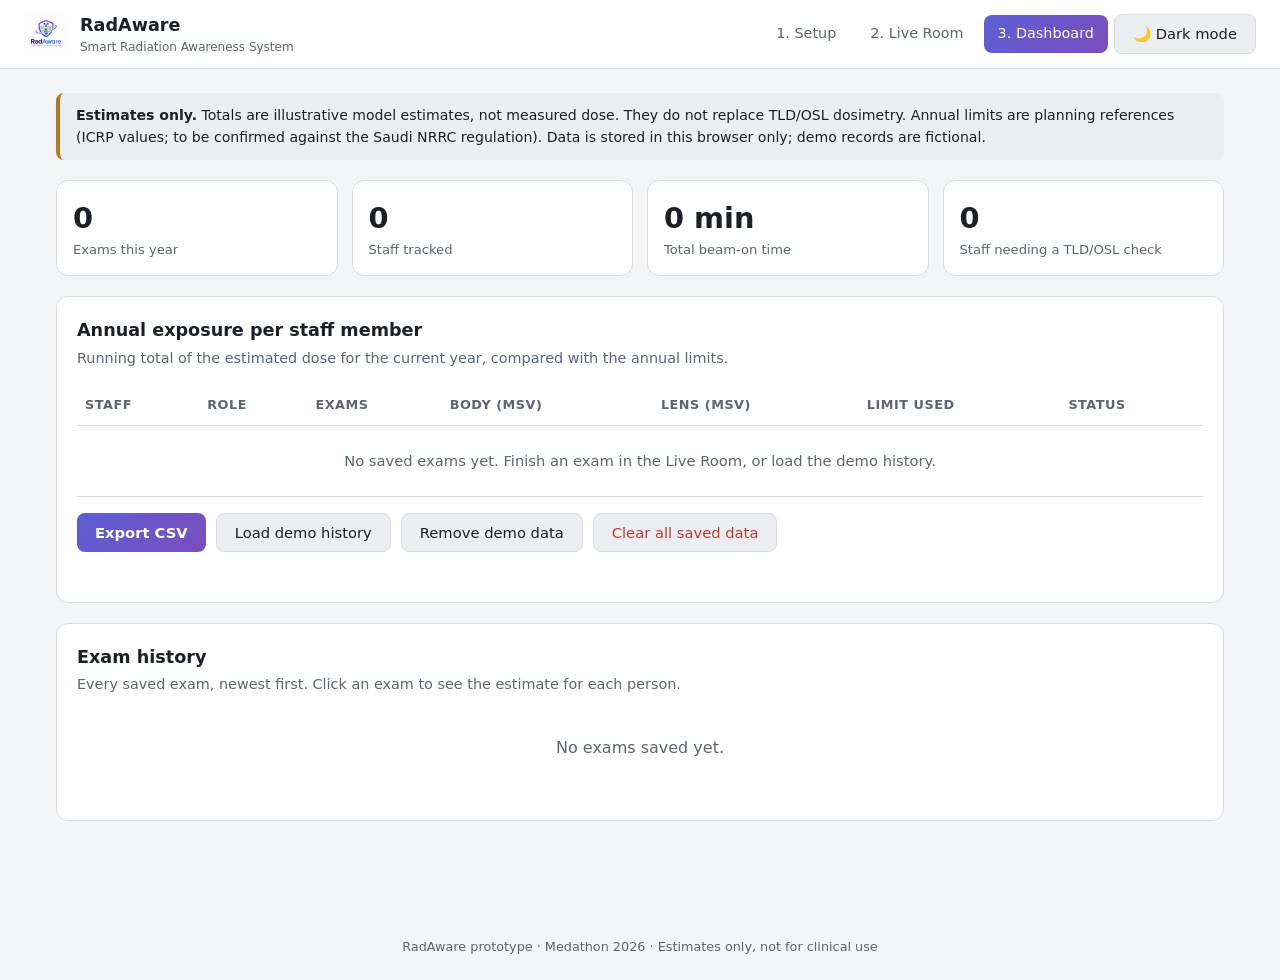
<file: dashboard.html>
<!DOCTYPE html>
<html lang="en">
<head>
  <meta charset="UTF-8">
  <meta name="viewport" content="width=device-width, initial-scale=1">
  <title>RadAware | Dashboard</title>
  <link rel="stylesheet" href="style.css">
  <style>
    [hidden] { display: none !important; }
    main.wide { max-width: 1200px; }
    .stats { display: grid; gap: 14px; grid-template-columns: repeat(auto-fit, minmax(180px, 1fr)); margin-bottom: 20px; }
    .stat-card { background: var(--surface); border: 1px solid var(--border); border-radius: var(--radius); padding: 16px; }
    .stat-card .num { font-size: 1.8rem; font-weight: 700; }
    .stat-card .lbl { font-size: 0.82rem; color: var(--muted); }
    .alertbox { border-left: 4px solid var(--warn); background: var(--surface-2); padding: 12px 16px; border-radius: 8px; margin-bottom: 20px; font-size: 0.92rem; }
    .alertbox.critical { border-left-color: var(--danger); }
    .alertbox ul { margin: 6px 0 0 18px; padding: 0; }
    .bar { width: 120px; height: 8px; border-radius: 4px; background: var(--surface-2); overflow: hidden; display: inline-block; vertical-align: middle; margin-right: 8px; }
    .bar > span { display: block; height: 100%; background: var(--ok); }
    .bar.warn > span { background: var(--warn); }
    .bar.crit > span { background: var(--danger); }
    .status { font-weight: 700; font-size: 0.85rem; }
    .status.ok { color: var(--ok); }
    .status.warn { color: var(--warn); }
    .status.crit { color: var(--danger); }
    details.exam { border: 1px solid var(--border); border-radius: 10px; padding: 10px 14px; margin-bottom: 10px; background: var(--bg); }
    details.exam summary { cursor: pointer; font-size: 0.92rem; }
    details.exam table { margin-top: 10px; }
    .small { font-size: 0.8rem; color: var(--muted); }
  </style>
</head>
<body>

<header class="topbar">
  <div class="brand">
    <img src="logo.png.jpg" alt="RadAware logo">
    <div>
      <h1>RadAware</h1>
      <small>Smart Radiation Awareness System</small>
    </div>
  </div>
  <nav class="nav">
    <a href="index.html">1. Setup</a>
    <a href="camera.html">2. Live Room</a>
    <a href="dashboard.html" class="active">3. Dashboard</a>
    <button id="themeBtn" type="button">🌙 Dark mode</button>
  </nav>
</header>

<main class="wide">
  <div class="notice">
    <strong>Estimates only.</strong> Totals are illustrative model estimates, not measured dose. They do not replace TLD/OSL
    dosimetry. Annual limits are planning references (ICRP values; to be confirmed against the Saudi NRRC regulation).
    Data is stored in this browser only; demo records are fictional.
  </div>

  <div class="alertbox" id="alertBox" hidden></div>

  <div class="stats">
    <div class="stat-card"><div class="num" id="sExams">0</div><div class="lbl">Exams this year</div></div>
    <div class="stat-card"><div class="num" id="sStaff">0</div><div class="lbl">Staff tracked</div></div>
    <div class="stat-card"><div class="num" id="sBeam">0 min</div><div class="lbl">Total beam-on time</div></div>
    <div class="stat-card"><div class="num" id="sFlag">0</div><div class="lbl">Staff needing a TLD/OSL check</div></div>
  </div>

  <section class="card">
    <h2>Annual exposure per staff member</h2>
    <p class="sub">Running total of the estimated dose for the current year, compared with the annual limits.</p>
    <div class="table-wrap">
      <table>
        <thead>
          <tr>
            <th>Staff</th>
            <th>Role</th>
            <th>Exams</th>
            <th>Body (mSv)</th>
            <th>Lens (mSv)</th>
            <th>Limit used</th>
            <th>Status</th>
          </tr>
        </thead>
        <tbody id="staffBody"></tbody>
      </table>
    </div>
    <div class="actions">
      <button type="button" class="primary" id="csvBtn">Export CSV</button>
      <button type="button" id="demoBtn">Load demo history</button>
      <button type="button" id="clearDemoBtn">Remove demo data</button>
      <button type="button" class="danger" id="clearAllBtn">Clear all saved data</button>
    </div>
    <p class="msg" id="msg" role="alert"></p>
  </section>

  <section class="card">
    <h2>Exam history</h2>
    <p class="sub">Every saved exam, newest first. Click an exam to see the estimate for each person.</p>
    <div id="examList"></div>
  </section>
</main>

<footer>RadAware prototype · Medathon 2026 · Estimates only, not for clinical use</footer>

<script src="app.js"></script>
<script src="config.js"></script>
<script>
(function main() {
  const CFG = RA_CONFIG;
  const YEAR = new Date().getFullYear();
  const msg = document.getElementById("msg");

  function showMsg(text, type) {
    msg.textContent = text;
    msg.className = "msg " + (type || "");
  }

  function getExams() { return RA.load(RA.KEY_EXAMS, []); }

  function fmtTime(sec) {
    const m = Math.floor(sec / 60), s = Math.floor(sec % 60);
    return String(m).padStart(2, "0") + ":" + String(s).padStart(2, "0");
  }

  function statusOf(pct) {
    if (pct >= CFG.alerts.criticalPercent) return "crit";
    if (pct >= CFG.alerts.warnPercent) return "warn";
    return "ok";
  }
  const STATUS_TEXT = { ok: "OK", warn: "Warning", crit: "ALERT" };

  /* ---------- Build per-staff yearly totals ---------- */
  function totals() {
    const map = {};
    getExams().forEach(function (e) {
      if (new Date(e.date).getFullYear() !== YEAR) return;
      (e.staff || []).forEach(function (s) {
        if (!map[s.id]) map[s.id] = { id: s.id, name: s.name, role: s.role, exams: 0, eff: 0, lens: 0 };
        map[s.id].exams += 1;
        map[s.id].eff += s.effective_uSv || 0;
        map[s.id].lens += s.lens_uSv || 0;
      });
    });
    return Object.keys(map).map(function (id) {
      const t = map[id];
      t.effMSv = t.eff / 1000;
      t.lensMSv = t.lens / 1000;
      t.effPct = t.effMSv / CFG.limits.effective_mSv_year * 100;
      t.lensPct = t.lensMSv / CFG.limits.lens_mSv_year * 100;
      t.pct = Math.max(t.effPct, t.lensPct);
      t.status = statusOf(t.pct);
      return t;
    }).sort(function (a, b) { return b.pct - a.pct; });
  }

  /* ---------- Draw the page ---------- */
  function render() {
    const exams = getExams().filter(function (e) { return new Date(e.date).getFullYear() === YEAR; });
    const list = totals();
    const E = RA.escapeHtml;

    /* summary */
    const beam = exams.reduce(function (s, e) { return s + (e.beamOnSeconds || 0); }, 0);
    const flagged = list.filter(function (t) { return t.status !== "ok"; });
    document.getElementById("sExams").textContent = exams.length;
    document.getElementById("sStaff").textContent = list.length;
    document.getElementById("sBeam").textContent = Math.round(beam / 60) + " min";
    document.getElementById("sFlag").textContent = flagged.length;

    /* alerts */
    const box = document.getElementById("alertBox");
    if (flagged.length) {
      const critical = flagged.some(function (t) { return t.status === "crit"; });
      box.hidden = false;
      box.className = "alertbox" + (critical ? " critical" : "");
      box.innerHTML = "<strong>" + (critical ? "Alert" : "Warning") + ":</strong> the following staff are close to or above their annual limit. " +
        "A TLD/OSL reading is recommended now, even if the scheduled check is not due." +
        "<ul>" + flagged.map(function (t) {
          return "<li>" + E(t.name) + " (" + E(t.id) + "): " + t.pct.toFixed(1) + "% of the annual limit</li>";
        }).join("") + "</ul>";
    } else {
      box.hidden = true;
    }

    /* staff table */
    const body = document.getElementById("staffBody");
    if (!list.length) {
      body.innerHTML = '<tr><td colspan="7" class="empty">No saved exams yet. Finish an exam in the Live Room, or load the demo history.</td></tr>';
    } else {
      body.innerHTML = list.map(function (t) {
        return "<tr>" +
          "<td>" + E(t.name) + '<br><span class="small">' + E(t.id) + "</span></td>" +
          "<td>" + E(t.role) + "</td>" +
          "<td>" + t.exams + "</td>" +
          "<td>" + t.effMSv.toFixed(3) + '<br><span class="small">' + t.effPct.toFixed(1) + "%</span></td>" +
          "<td>" + t.lensMSv.toFixed(3) + '<br><span class="small">' + t.lensPct.toFixed(1) + "%</span></td>" +
          '<td><span class="bar ' + t.status + '"><span style="width:' + Math.min(100, t.pct).toFixed(1) + '%"></span></span>' + t.pct.toFixed(1) + "%</td>" +
          '<td><span class="status ' + t.status + '">' + STATUS_TEXT[t.status] + "</span>" +
          (t.status !== "ok" ? '<br><span class="small">TLD/OSL check</span>' : "") + "</td>" +
          "</tr>";
      }).join("");
    }

    /* exam history */
    const hist = document.getElementById("examList");
    if (!exams.length) {
      hist.innerHTML = '<p class="empty">No exams saved yet.</p>';
    } else {
      hist.innerHTML = exams.slice().sort(function (a, b) { return new Date(b.date) - new Date(a.date); }).map(function (e) {
        const rows = (e.staff || []).map(function (s) {
          return "<tr><td>" + E(s.name) + " (" + E(s.id) + ")</td><td>" + E(s.role) + "</td><td>" +
            (s.effective_uSv || 0).toFixed(2) + "</td><td>" + (s.lens_uSv || 0).toFixed(2) + "</td></tr>";
        }).join("");
        return '<details class="exam"><summary><strong>' + new Date(e.date).toLocaleDateString("en-GB") + "</strong> · " +
          E(e.examId) + " · " + E(e.procedure || "") + " · " + E(e.room || "") + " · beam-on " + fmtTime(e.beamOnSeconds || 0) +
          " · " + (e.staff || []).length + " staff" + (e.demo ? ' <span class="tag">demo</span>' : "") + "</summary>" +
          '<div class="table-wrap"><table><thead><tr><th>Person</th><th>Role</th><th>Body (µSv)</th><th>Lens (µSv)</th></tr></thead><tbody>' +
          rows + "</tbody></table></div></details>";
      }).join("");
    }
  }

  /* ---------- Demo history (fictional) ---------- */
  const DEMO_STAFF = [
    { id: "DEMO-001", name: "Demo Doctor",       role: "Interventional Radiologist",  eff: [1900, 1700, 1600, 1800, 1400], lens: [4800, 4200, 3900, 4300, 3300] },
    { id: "DEMO-002", name: "Demo Assistant",    role: "Cardiologist",                eff: [3600, 3200, 3500, 3300, 2900], lens: [1500, 1300, 1400, 1500, 1200] },
    { id: "DEMO-003", name: "Demo Nurse",        role: "Nurse",                       eff: [600, 500, 550, 520, 430],      lens: [900, 800, 850, 900, 700] },
    { id: "DEMO-004", name: "Demo Technologist", role: "Radiographer / Technologist", eff: [300, 280, 260, 310, 250],      lens: [450, 420, 400, 450, 380] }
  ];
  const DEMO_MONTHS = [1, 2, 4, 6, 8];
  const DEMO_PROC = ["Coronary angiography", "PCI (coronary intervention)", "Peripheral intervention", "Embolization", "Neuro-intervention"];
  const DEMO_BEAM = [620, 540, 710, 480, 590];

  function loadDemo() {
    const kept = getExams().filter(function (e) { return !e.demo; });
    DEMO_MONTHS.forEach(function (m, k) {
      kept.push({
        examId: "DEMO-EX-" + (k + 1),
        procedure: DEMO_PROC[k],
        room: "Angio Room 1",
        date: new Date(YEAR, m, 10, 9, 30).toISOString(),
        beamOnSeconds: DEMO_BEAM[k],
        modelVersion: CFG.version,
        demo: true,
        staff: DEMO_STAFF.map(function (s) {
          return { id: s.id, name: s.name, role: s.role, effective_uSv: s.eff[k], lens_uSv: s.lens[k] };
        })
      });
    });
    RA.save(RA.KEY_EXAMS, kept);
    showMsg("Demo history loaded (fictional data).", "ok");
    render();
  }

  function removeDemo() {
    RA.save(RA.KEY_EXAMS, getExams().filter(function (e) { return !e.demo; }));
    showMsg("Demo data removed.", "ok");
    render();
  }

  function clearAll() {
    if (confirm("Delete ALL saved exams in this browser?")) {
      RA.save(RA.KEY_EXAMS, []);
      showMsg("All saved exams deleted.", "ok");
      render();
    }
  }

  /* ---------- CSV export ---------- */
  function exportCsv() {
    const list = totals();
    if (!list.length) { showMsg("Nothing to export yet.", "error"); return; }
    const q = function (v) { return '"' + String(v).replace(/"/g, '""') + '"'; };
    const lines = ["Staff ID,Name,Role,Exams,Body mSv,Body % of limit,Lens mSv,Lens % of limit,Status"];
    list.forEach(function (t) {
      lines.push([q(t.id), q(t.name), q(t.role), t.exams, t.effMSv.toFixed(3), t.effPct.toFixed(1),
                  t.lensMSv.toFixed(3), t.lensPct.toFixed(1), STATUS_TEXT[t.status]].join(","));
    });
    const blob = new Blob([lines.join("\n")], { type: "text/csv" });
    const a = document.createElement("a");
    a.href = URL.createObjectURL(blob);
    a.download = "radaware_staff_exposure_" + YEAR + ".csv";
    document.body.appendChild(a);
    a.click();
    document.body.removeChild(a);
    showMsg("CSV downloaded.", "ok");
  }

  document.getElementById("demoBtn").addEventListener("click", loadDemo);
  document.getElementById("clearDemoBtn").addEventListener("click", removeDemo);
  document.getElementById("clearAllBtn").addEventListener("click", clearAll);
  document.getElementById("csvBtn").addEventListener("click", exportCsv);

  render();
})();
</script>
</body>
</html>
</file>
<file: style.css>
/* ===== RadAware shared styles ===== */
:root {
  --bg: #f4f5f7;
  --surface: #ffffff;
  --surface-2: #eceef2;
  --text: #1c1f26;
  --muted: #5d6573;
  --border: #d9dce3;
  --accent: #5b5fd6;
  --accent-2: #7c4dbc;
  --accent-text: #ffffff;
  --danger: #c0392b;
  --warn: #b7791f;
  --ok: #2f855a;
  --radius: 12px;
}

:root[data-theme="dark"] {
  --bg: #0f1115;
  --surface: #181b22;
  --surface-2: #222632;
  --text: #e8eaf0;
  --muted: #9aa3b2;
  --border: #2d3240;
  --accent: #7b82f0;
  --accent-2: #a077e0;
  --accent-text: #0f1115;
  --danger: #ef6b5b;
  --warn: #e6b04c;
  --ok: #5cc48f;
}

* { box-sizing: border-box; }

body {
  margin: 0;
  font-family: system-ui, -apple-system, "Segoe UI", Roboto, Arial, sans-serif;
  background: var(--bg);
  color: var(--text);
  line-height: 1.5;
}

/* ----- Header ----- */
.topbar {
  display: flex;
  align-items: center;
  justify-content: space-between;
  gap: 16px;
  flex-wrap: wrap;
  padding: 12px 24px;
  background: var(--surface);
  border-bottom: 1px solid var(--border);
}
.brand { display: flex; align-items: center; gap: 12px; }
.brand img { height: 44px; width: auto; border-radius: 8px; background: #fff; }
.brand h1 { font-size: 1.1rem; margin: 0; }
.brand small { color: var(--muted); display: block; font-size: 0.75rem; }

.nav { display: flex; align-items: center; gap: 6px; flex-wrap: wrap; }
.nav a {
  color: var(--muted);
  text-decoration: none;
  padding: 8px 14px;
  border-radius: 8px;
  font-size: 0.9rem;
}
.nav a:hover { background: var(--surface-2); color: var(--text); }
.nav a.active {
  background: linear-gradient(135deg, var(--accent), var(--accent-2));
  color: #fff;
}

/* ----- Layout ----- */
main { max-width: 1100px; margin: 24px auto; padding: 0 16px 48px; }
.card {
  background: var(--surface);
  border: 1px solid var(--border);
  border-radius: var(--radius);
  padding: 20px;
  margin-bottom: 20px;
}
.card h2 { margin: 0 0 4px; font-size: 1.1rem; }
.card .sub { margin: 0 0 16px; color: var(--muted); font-size: 0.9rem; }

.notice {
  border-left: 4px solid var(--warn);
  background: var(--surface-2);
  padding: 12px 16px;
  border-radius: 8px;
  font-size: 0.88rem;
  margin-bottom: 20px;
}

/* ----- Forms ----- */
.grid { display: grid; gap: 14px; grid-template-columns: repeat(auto-fit, minmax(200px, 1fr)); }
label { display: block; font-size: 0.82rem; color: var(--muted); margin-bottom: 4px; }
input[type="text"], select {
  width: 100%;
  padding: 10px 12px;
  border: 1px solid var(--border);
  border-radius: 8px;
  background: var(--bg);
  color: var(--text);
  font-size: 0.95rem;
}
input[type="text"]:focus, select:focus {
  outline: 2px solid var(--accent);
  outline-offset: 1px;
}
.checks { display: flex; gap: 18px; flex-wrap: wrap; align-items: center; margin-top: 14px; }
.checks label { display: flex; align-items: center; gap: 6px; margin: 0; color: var(--text); }

/* ----- Buttons ----- */
button, .btn {
  font-family: inherit;
  font-size: 0.92rem;
  padding: 10px 18px;
  border-radius: 8px;
  border: 1px solid var(--border);
  background: var(--surface-2);
  color: var(--text);
  cursor: pointer;
}
button:hover { filter: brightness(1.08); }
button.primary {
  background: linear-gradient(135deg, var(--accent), var(--accent-2));
  color: #fff;
  border: none;
  font-weight: 600;
}
button.danger { color: var(--danger); }
.actions { display: flex; gap: 10px; flex-wrap: wrap; margin-top: 16px; }

/* ----- Table ----- */
.table-wrap { overflow-x: auto; }
table { width: 100%; border-collapse: collapse; font-size: 0.92rem; }
th, td { text-align: left; padding: 10px 8px; border-bottom: 1px solid var(--border); }
th { color: var(--muted); font-weight: 600; font-size: 0.8rem; text-transform: uppercase; letter-spacing: 0.04em; }
.empty { color: var(--muted); text-align: center; padding: 24px 8px; }
.tag {
  display: inline-block;
  padding: 2px 8px;
  border-radius: 999px;
  background: var(--surface-2);
  font-size: 0.78rem;
  margin-right: 4px;
}

/* ----- Messages ----- */
.msg { min-height: 1.4em; font-size: 0.9rem; margin: 10px 0 0; }
.msg.error { color: var(--danger); }
.msg.ok { color: var(--ok); }

footer { text-align: center; color: var(--muted); font-size: 0.8rem; padding: 24px 16px; }
</file>
